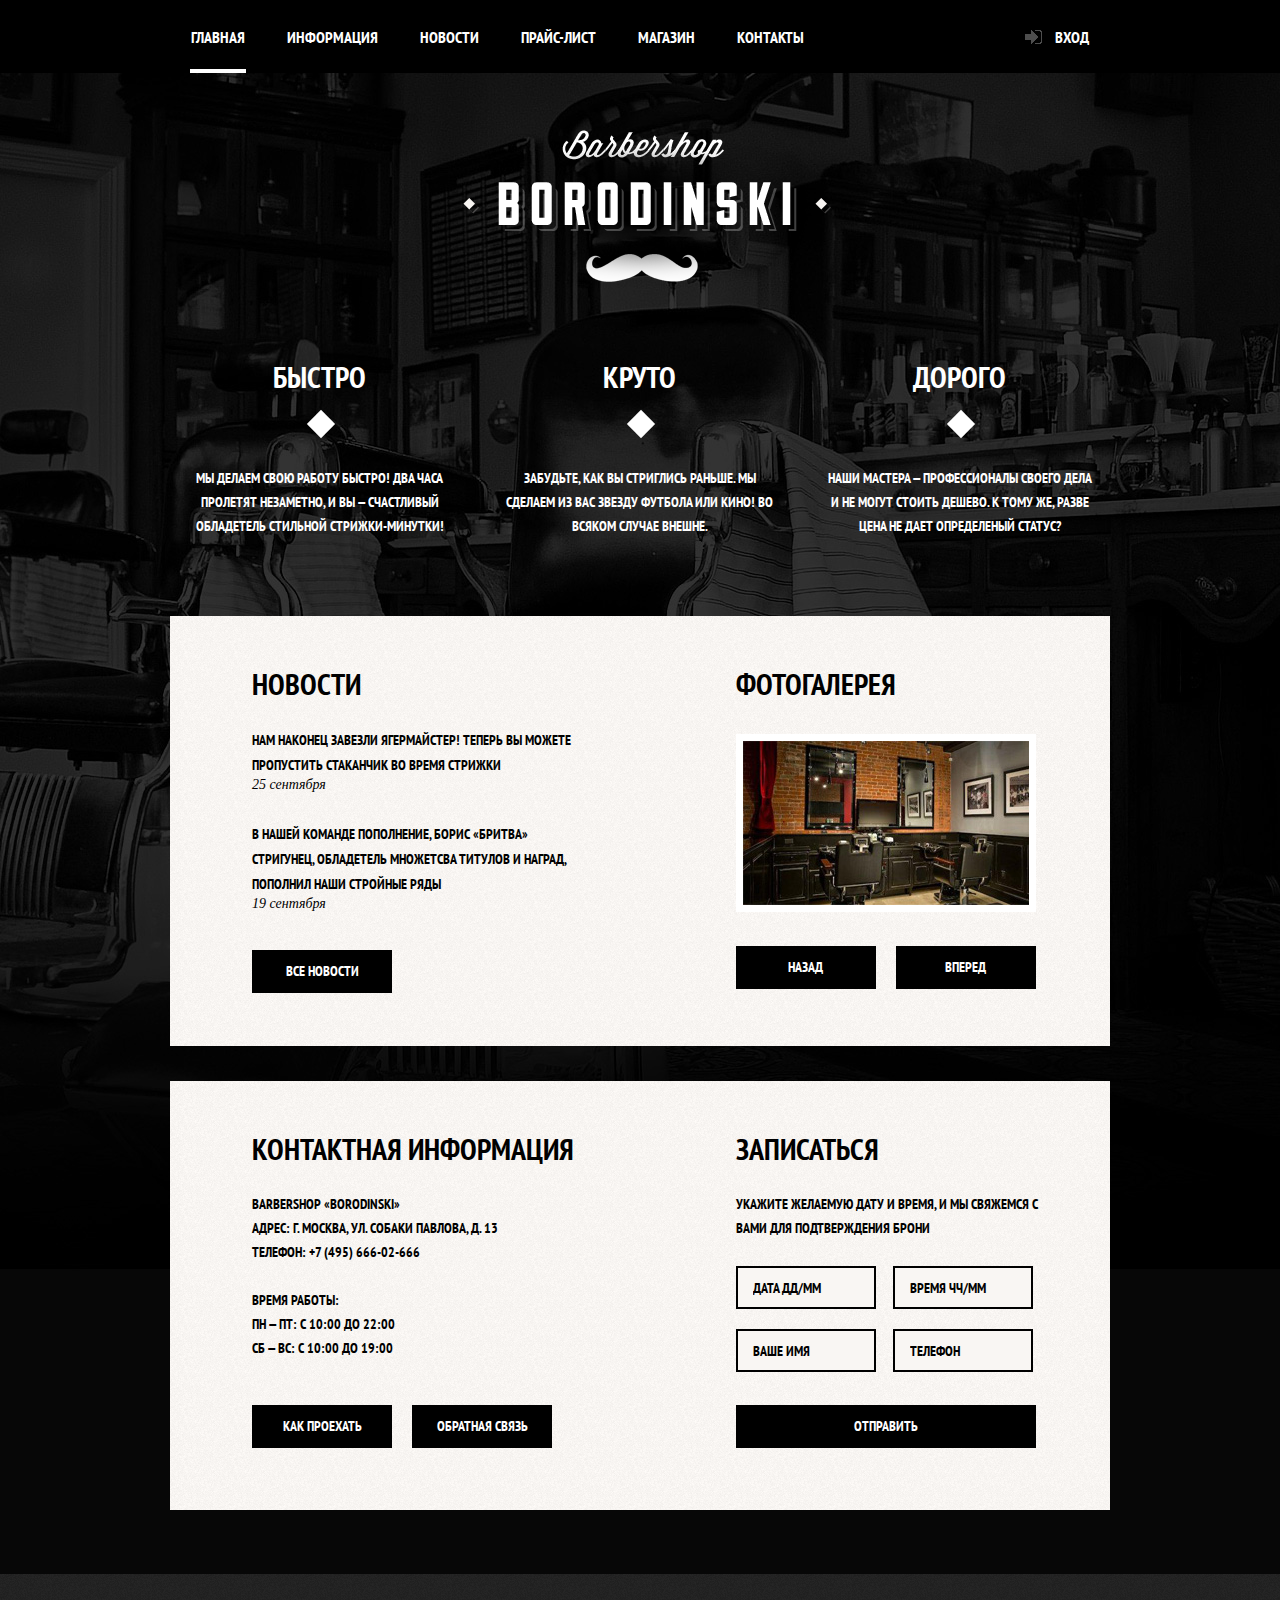
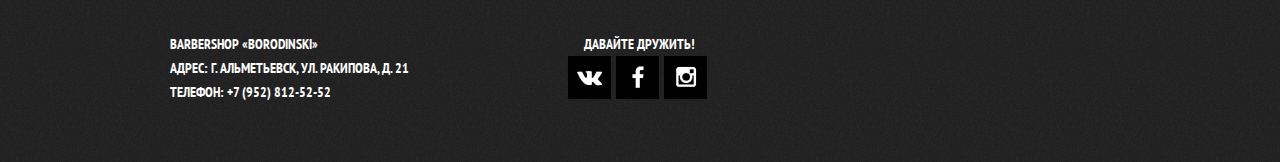
<file: сайт для пп/index.html>
<!DOCTYPE html>
<html lang="ru">
<head>
  <meta charset="UTF-8">
  <title>Barbershop main page</title>
  <link href="style/reset.css" rel="stylesheet">
  <link href='http://fonts.googleapis.com/css?family=PT+Sans+Narrow:400,700&subset=latin,cyrillic' rel='stylesheet' type='text/css'>
  <link href="style/main.css" rel="stylesheet">
  <link rel="shortcut icon" href="favicon.ico" type="image/vnd.microsoft.icon">
  <link rel="icon" type="image/png" href="favicon-96x96.png" sizes="96x96">
  <link rel="icon" type="image/png" href="favicon-64x64.png" sizes="64x64">
  <link rel="icon" type="image/png" href="favicon-32x32.png" sizes="32x32">
  <link rel="icon" type="image/png" href="favicon-16x16.png" sizes="16x16">
</head>
<body class="main-body">

  <!-- Хедер, он же верхнее навигационное меню -->
  <header>
    <div class="container"> <!-- Обертка-центровщик -->
      <nav>
        <ul class="menu">
          <li class="active"><a href="index.html">Главная</a></li>
          <li><a href="#info">Информация</a></li>
          <li><a href="#news">Новости</a></li>
          <li><a href="price.html">Прайс-лист</a></li>
          <li><a href="catalog.html">Магазин</a></li>
          <li><a href="#contacts">Контакты</a></li>
        </ul>
      </nav>

      <div class="menu-enter"> <!-- Кнопку входа оборачиваем отдельным дивом, т.к. предполагается видоизменение в форму авторизации -->
        <a class="enter" href="#">Вход</a>
      </div>
    </div>
  </header>

  <!-- Форма входа -->
  <form action="#" method="get" class="enter-form">
    <h2>Личный кабинет</h2>
    <p class="enter-form-text">Введите пожалуйста свой логин и пароль</p>
    <a class="enter-form-forgot" href="#">Если вы забыли пароль</a>
    <p class="login"><!--[if IE 9]>Логин<![endif]--><input type="text" id="enter-1" name="enter-login" placeholder="Логин"></p>
    <p class="pass"><!--[if IE 9]>Пароль<![endif]--><input type="password" id="enter-2" name="enter-pass" placeholder="Пароль"></p>
    <p class="remember"><input type="checkbox" id="enter-3" name="enter-remember" checked><label for="enter-3">Запомните меня</label>
    <a class="forgot-pass" href="#">Я забыл пароль!</a></p>
    <input type="submit" id="enter-4" name="enter-submit" class="btn" value="Войти">
    <!--[if IE 9]><p>*Обязательные для заполнения поля</p><![endif]-->
    <a class="close" href="#"></a>
  </form>

  <!-- Контент -->
  <div class="container">
    <main class="main-index">
      <div class="logo">
          <a href="index.html">Barbershop Borodinski</a>
      </div>

      <div class="row">
        <div class="col col4">
          <div class="feature">
            <a name="info"></a>
            <p class="feature-title">Быстро</p>
            <p class="feature-description">Мы делаем свою работу быстро! Два часа пролетят незаметно, и Вы — счастливый обладетель стильной стрижки-минутки!</p>
          </div>
        </div>
        <div class="col col4">
          <div class="feature">
            <p class="feature-title">Круто</p>
            <p class="feature-description">Забудьте, как вы стриглись раньше. Мы сделаем из вас звезду футбола или кино! Во всяком случае внешне.</p>
          </div>
        </div>
        <div class="col col4">
          <div class="feature">
            <p class="feature-title">Дорого</p>
            <p class="feature-description">Наши мастера — профессионалы своего дела и не могут стоить дешево. К тому же, разве цена не дает определеный статус?</p>
          </div>
        </div>
      </div>

      <section class="index">
        <div class="row">

          <div class="col col5">
              <a name="news"><h2 class="index-title">Новости</h2></a>
              <ul class="news">
                <li><a href="#">Нам наконец завезли ягермайстер! Теперь вы можете пропустить стаканчик во время стрижки</a><span class="date-25sep">25 сентября</span></li>
                <li><a href="#">В нашей команде пополнение, Борис «Бритва» Стригунец, обладетель множетсва титулов и наград, пополнил наши стройные ряды</a><span class="date-29sep">19 сентября</span></li>
              </ul>
              <a class="btn news-btn" href="#">Все новости</a>
          </div>

          <div class="col col5 offset2 gallery">
            <h2 class="index-title">Фотогалерея</h2>
              <div class="interior">
                <div class="interior-wrapper">
                  <a href="#"><img class="int-photo visible" src="img/interior-1.jpg" height="164" width="286" alt="Интерьер-1"></a>
                  <a href="#"><img class="int-photo" src="img/interior-2.jpg" height="164" width="286" alt="Интерьер-2"></a>
                </div>
              </div>
              <a class="btn prev" href="#">Назад</a>
              <a class="btn next" href="#">Вперед</a>
          </div>

        </div>
      </section>

      <section class="index">
        <div class="row">

          <div class="col col5">
            <a name="contacts"><h2 class="index-title">Контактная информация</h2></a>
            <p class="index-contacts">Barbershop «Borodinski»</p>
            <p class="index-contacts">Адрес: г. Москва, ул. Собаки павлова, д. 13</p>
            <p class="index-contacts phone-text">Телефон: +7 (495) 666-02-666</p>
            <p class="index-contacts">Время работы:</p>
            <p class="index-contacts">Пн — пт: с 10:00 до 22:00</p>
            <p class="index-contacts last">Сб — вс: с 10:00 до 19:00</p>
            <a class="btn prev" href="#">Как проехать</a>
            <a class="btn" href="#">Обратная связь</a>
          </div>

          <div class="col col5 offset2">
            <form id="book-form" action="#" method="post">
              <h2 class="index-title">Записаться</h2>
              <p class="form-text">Укажите желаемую дату и время, и мы свяжемся с вами для подтверждения брони</p>
              <label class="book_label" for="book_date"><!--[if IE 9]>Дата (ДД/ММ)<![endif]-->
                <input type="text" id="book_date" name="date" placeholder="Дата ДД/ММ" pattern="(0[1-9]|[12][0-9]|3[01])[\/](0[1-9]|1[012])">
              </label>
              <label class="book_label" for="book_time"><!--[if IE 9]>Время (ЧЧ/ММ)<![endif]-->
                <input type="text" id="book_time" name="time" placeholder="Время ЧЧ/ММ" pattern="([0-1]\d|2[0-3])[:]([0-5]\d)">
              </label>
              <label class="book_label" for="book_name"><!--[if IE 9]>Ваше имя<![endif]-->
                <input type="text" id="book_name" name="name" placeholder="Ваше имя" pattern="[А-Яа-яЁё]+">
              </label>
              <label class="book_label" for="book_phone"><!--[if IE 9]>Телефон<![endif]-->
                <input type="text" id="book_phone" name="phone" placeholder="Телефон" pattern="[\d() -]+">
              </label>
              <input type="submit" class="btn" value="Отправить">
            </form>
          </div>

        </div>
      </section>
    </main>
  </div>

  <!-- Футер -->
  <footer class="index">
    <div class="container">

      <div class="row">
        <div class="col col4">
          <p>Barbershop «Borodinski»<br>
             Адрес: г. Альметьевск, ул. Ракипова, д. 21<br>
             Телефон: +7 (952) 812-52-52</p>
        </div>

        <div class="col col4">
          <div class="social">
            <p>Давайте дружить!</p>
            <div class="social-icons">
              <a class="social-icon vk" href="https://vk.com/barbershop_borodinski" target="_blank">vk</a>
              <a class="social-icon fb" href="https://www.facebook.com/" target="_blank">fb</a>
              <a class="social-icon insta" href="https://instagram.com/" target="_blank">insta</a>
            </div>
          </div>
        </div>

      </div>
    </div>
  </footer>

  <!--[if IE 9]><script src="js/classlistIE.js"></script><![endif]-->
  <script src="js/main.js"></script>

</body>
</html>
</file>
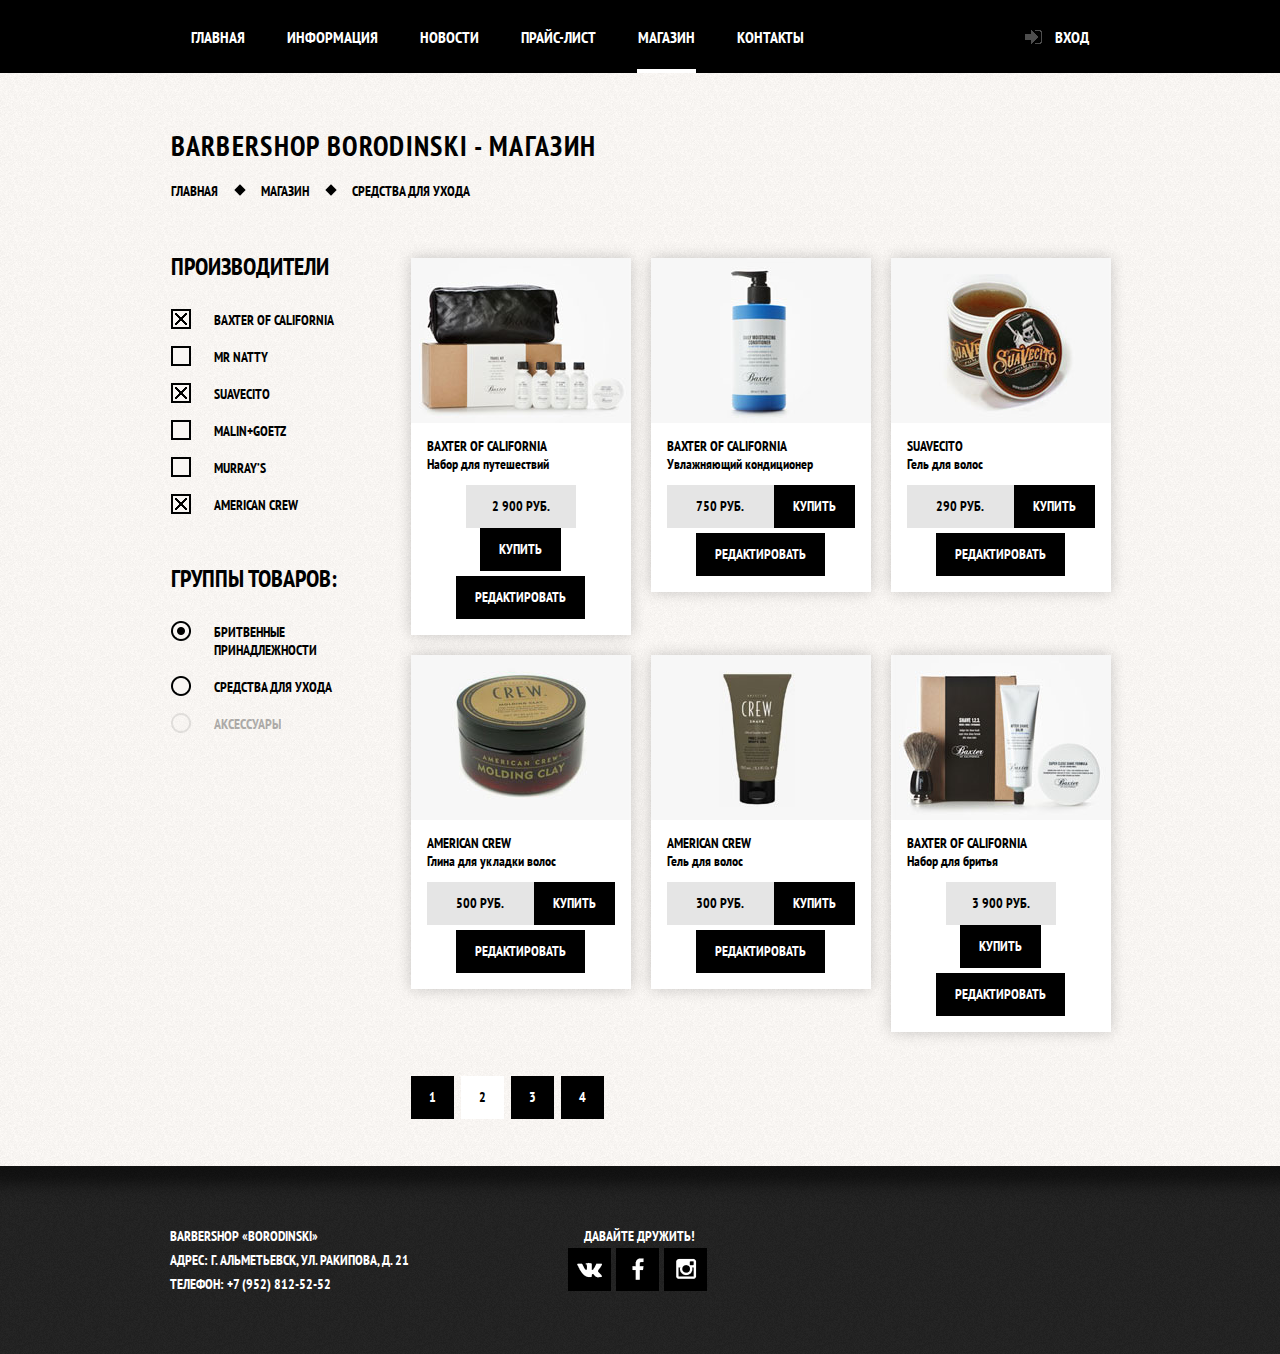
<file: сайт для пп/catalog copy.html>
<!DOCTYPE html>
<html lang="ru">
<head>
  <meta charset="UTF-8">
  <title>Barbershop / catalog</title>
  <link href="style/reset.css" rel="stylesheet">
  <link href="style/main.css" rel="stylesheet">
  <link href='http://fonts.googleapis.com/css?family=PT+Sans+Narrow:400,700&subset=latin,cyrillic' rel='stylesheet' type='text/css'>
  <link rel="shortcut icon" href="favicon.ico" type="image/vnd.microsoft.icon">
  <link rel="icon" type="image/png" href="favicon-96x96.png" sizes="96x96">
  <link rel="icon" type="image/png" href="favicon-64x64.png" sizes="64x64">
  <link rel="icon" type="image/png" href="favicon-32x32.png" sizes="32x32">
  <link rel="icon" type="image/png" href="favicon-16x16.png" sizes="16x16">
</head>
<body>

  <!-- Хедер, он же верхнее навигационное меню -->
  <header>
    <div class="container"> <!-- Обертка-центровщик -->
      <nav>
        <ul class="menu">
          <li><a href="index.html">Главная</a></li>
          <li><a href="index.html#info">Информация</a></li>
          <li><a href="index.html#news">Новости</a></li>
          <li><a href="price.html">Прайс-лист</a></li>
          <li class="active"><a href="catalog.html">Магазин</a></li>
          <li><a href="index.html#contacts">Контакты</a></li>
        </ul>
      </nav>

      <div class="menu-enter"> <!-- Кнопку входа оборачиваем отдельным дивом, т.к. предполагается видоизменение в форму авторизации -->
        <a class="enter" href="#">Вход</a>
      </div>
    </div>
  </header>

  <!-- Форма входа -->
  <form action="#" method="get" class="enter-form">
    <h2>Личный кабинет</h2>
    <p class="enter-form-text">Введите пожалуйста свой логин и пароль</p>
    <a class="enter-form-forgot" href="#">Если вы забыли пароль</a>
    <p class="login"><!--[if IE 9]>Логин<![endif]--><input type="text" id="enter-1" name="enter-login" placeholder="Логин"></p>
    <p class="pass"><!--[if IE 9]>Пароль<![endif]--><input type="password" id="enter-2" name="enter-pass" placeholder="Пароль"></p>
    <p class="remember"><input type="checkbox" id="enter-3" name="enter-remember" checked><label for="enter-3">Запомните меня</label>
    <a class="forgot-pass" href="#">Я забыл пароль!</a></p>
    <input type="submit" id="enter-4" name="enter-submit" class="btn" value="Войти">
    <!--[if IE 9]><p>*Обязательные для заполнения поля</p><![endif]-->
    <a class="close black" href="index.html"></a>
  </form>

  <!-- Контент -->
  <main>
    <div class="container">

      <h1 class="page-title">Barbershop Borodinski - магазин</h1>
      <ul class="breadcrumbs">
        <li><a href="index.html">Главная</a></li>
        <li><a href="catalog.html">Магазин</a></li>
        <li>Средства для ухода</li>
      </ul>

      <div class="row">

        <!-- Сайдбар -->
        <div class="col col3">

        <!-- Фильтр формами -->
        <form id="catalog-form">
          <h2>Производители</h2>
          <p><input id="c1" type="checkbox" name="1st" checked><label for="c1">Baxter of California</label></p>
          <p><input id="c2" type="checkbox" name="2nd"><label for="c2">Mr Natty</label></p>
          <p><input id="c3" type="checkbox" name="3rd" checked><label for="c3">Suavecito</label></p>
          <p><input id="c4" type="checkbox" name="4th"><label for="c4">Malin+Goetz</label></p>
          <p><input id="c5" type="checkbox" name="5th"><label for="c5">Murray’s</label></p>
          <p><input id="c6" type="checkbox" name="6th" checked><label for="c6">American Crew</label></p>
        </form>

        <form id="catalog-form">
        <h2 class="categories-title">Группы товаров:</h2>
          <p><input id="r1" type="radio" name="cat-radio" checked><label for="r1">Бритвенные принадлежности</label></p>
          <p><input id="r2" type="radio" name="cat-radio"><label for="r2">Средства для ухода</label></p>
          <p class="disabled"><input id="r3" type="radio" name="cat-radio" disabled><label for="r3">Аксессуары</label></p> <!-- Disabled example -->
        </form>

        <!-- Фильтр ссылками
          <h2>Производители</h2>
          <ul class="producers">
            <li class="active"><a href="#">Baxter of California</a></li>
            <li><a href="#">Mr Natty</a></li>
            <li class="active"><a href="#">Suavecito</a></li>
            <li><a href="#">Malin+Goetz</a></li>
            <li><a href="#">Murray’s</a></li>
            <li class="active"><a href="#">American Crew</a></li>
          </ul>

          <h2>Группы товаров:</h2>
          <ul class="categories">
            <li class="active"><a href="#">Бритвенные принадлежности</a></li>
            <li><a href="#">Средства для ухода</a></li>
            <li><a href="#">Аксессуары</a></li>
          </ul> -->

        </div>

        <!-- Товары -->
        <div class="col col9">
          <div class="items">
            <figure class="item-card">
              <a href="item.html"><div class="img-wrapper"><img src="img/catalog-content-1.jpg" height="165" width="220" alt="Набор для путешествий"></div></a>
              <div class="item-card-description">
                <h3>Baxter of California</h3>
                <p>Набор для путешествий</p>
                <div class="price">
                  <p class="price-text">2 900 руб.</p>
                  <a class="price-btn" href="#">купить</a>
                  <a class="price-btn red" href="#">редактировать</a>
                </div>
              </div>
            </figure>

            <figure class="item-card">
              <div class="img-wrapper"><img src="img/catalog-content-2.jpg" alt="Увлажняющий кондиционер"></div>
              <div class="item-card-description">
                <h3>Baxter of California</h3>
                <p>Увлажняющий кондиционер</p>
                <div class="price">
                  <p class="price-text">750 руб.</p>
                  <a class="price-btn" href="#">купить</a>
                  <a class="price-btn red" href="#">редактировать</a>
                </div>
              </div>
            </figure>

            <figure class="item-card">
              <div class="img-wrapper"><img src="img/catalog-content-3.jpg" alt="Гель для волос"></div>
              <div class="item-card-description">
                <h3>Suavecito</h3>
                <p>Гель для волос</p>
                <div class="price">
                  <p class="price-text">290 руб.</p>
                  <a class="price-btn" href="#">купить</a>
                  <a class="price-btn red" href="#">редактировать</a>
                </div>
              </div>
            </figure>

            <figure class="item-card">
              <div class="img-wrapper"><img src="img/catalog-content-4.jpg" alt="Глина для укладки волос"></div>
              <div class="item-card-description">
                <h3>American crew</h3>
                <p>Глина для укладки волос</p>
                <div class="price">
                  <p class="price-text">500 руб.</p>
                  <a class="price-btn" href="#">купить</a>
                  <a class="price-btn red" href="#">редактировать</a>
                </div>
              </div>
            </figure>

            <figure class="item-card">
              <div class="img-wrapper"><img src="img/catalog-content-5.jpg" alt="Гель для волос"></div>
              <div class="item-card-description">
                <h3>American crew</h3>
                <p>Гель для волос</p>
                <div class="price">
                  <p class="price-text">300 руб.</p>
                  <a class="price-btn" href="#">купить</a>
                  <a class="price-btn red" href="#">редактировать</a>
                </div>
              </div>
            </figure>

            <figure class="item-card">
              <div class="img-wrapper"><img src="img/catalog-content-6.jpg" alt="Набор для бритья"></div>
              <div class="item-card-description">
                <h3>Baxter of California</h3>
                <p>Набор для бритья</p>
                <div class="price">
                  <p class="price-text">3 900 руб.</p>
                  <a class="price-btn" href="#">купить</a>
                  
                  <a class="price-btn red" href="#">редактировать</a>
                </div>
              </div>
            </figure>

          </div>

          <div class="paginator">
            <a href="#">1</a>
            <p class="active">2</p>
            <a href="#">3</a>
            <a href="#">4</a>
          </div>

        </div>
      </div>
    </div>
  </main>

  <!-- Футер -->
  <footer >
    <div class="container">

      <div class="row">
        <div class="col col4">
          <p>Barbershop «Borodinski»<br>
             Адрес: г. Альметьевск, ул. Ракипова, д. 21<br>
             Телефон: +7 (952) 812-52-52</p>
        </div>

        <div class="col col4">
          <div class="social">
            <p>Давайте дружить!</p>
            <div class="social-icons">
              <a class="social-icon vk" href="https://vk.com/barbershop_borodinski" target="_blank">vk</a>
              <a class="social-icon fb" href="https://www.facebook.com/" target="_blank">fb</a>
              <a class="social-icon insta" href="https://instagram.com/" target="_blank">insta</a>
            </div>
          </div>
        </div>

      </div>
    </div>
  </footer>

  <!--[if gte IE 7]><script src="js/classlistIE.js"></script><![endif]-->
  <script src="js/main.js"></script>

</body>
</html>
</file>
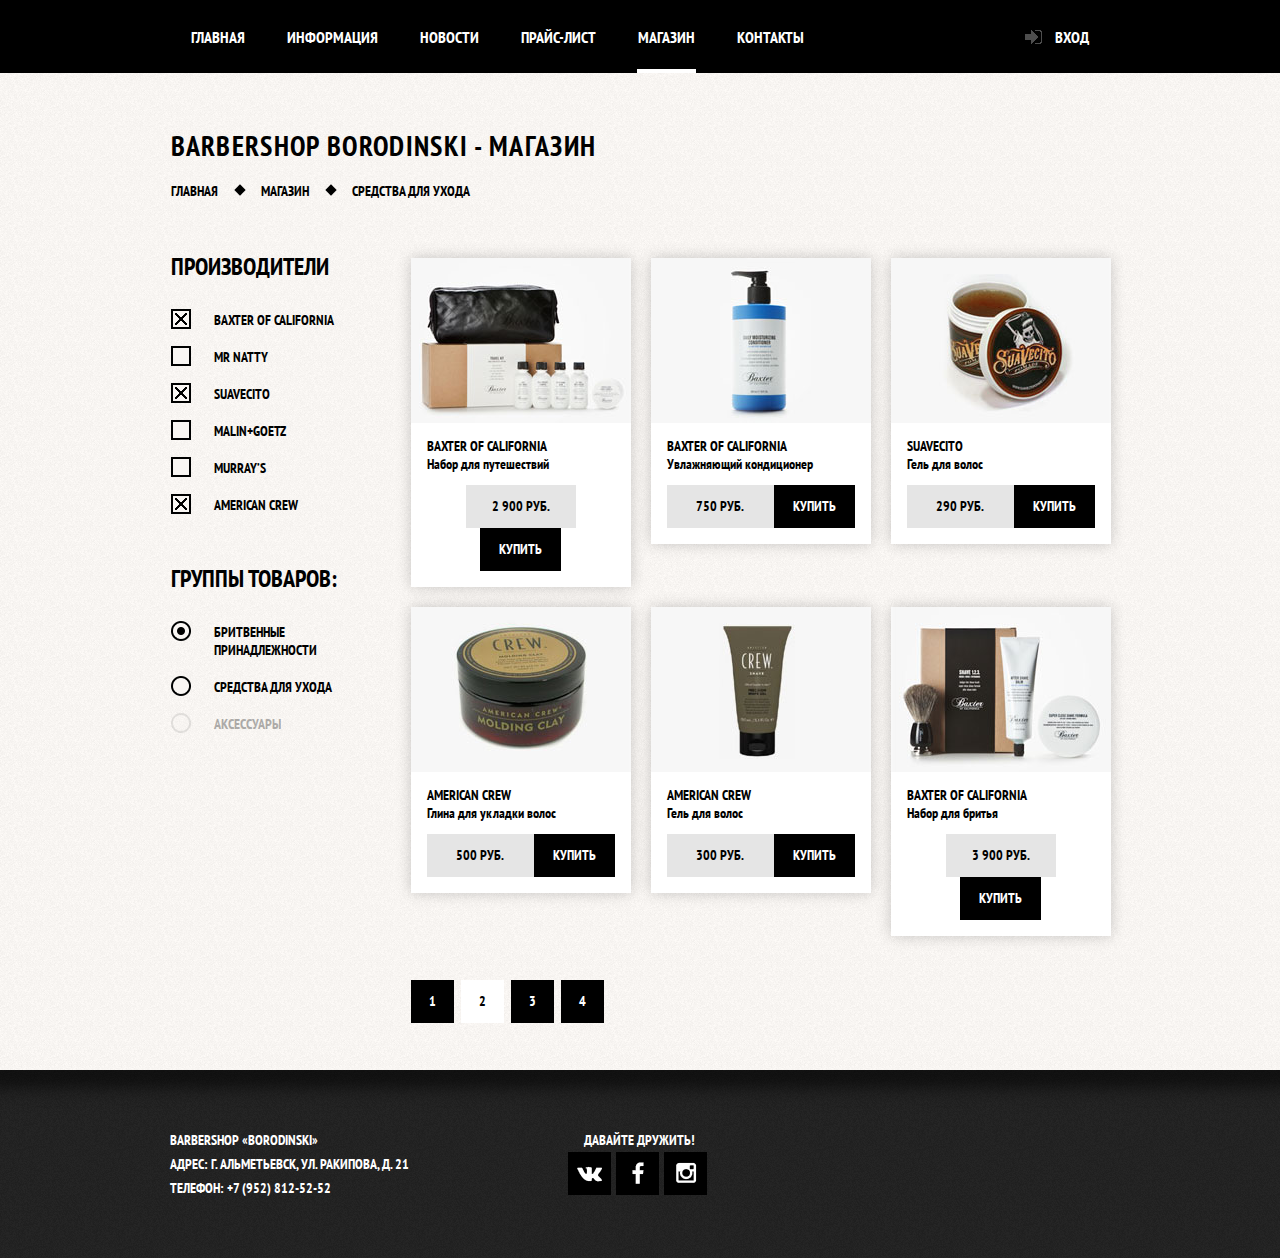
<file: сайт для пп/catalog.html>
<!DOCTYPE html>
<html lang="ru">
<head>
  <meta charset="UTF-8">
  <title>Barbershop / catalog</title>
  <link href="style/reset.css" rel="stylesheet">
  <link href="style/main.css" rel="stylesheet">
  <link href='http://fonts.googleapis.com/css?family=PT+Sans+Narrow:400,700&subset=latin,cyrillic' rel='stylesheet' type='text/css'>
  <link rel="shortcut icon" href="favicon.ico" type="image/vnd.microsoft.icon">
  <link rel="icon" type="image/png" href="favicon-96x96.png" sizes="96x96">
  <link rel="icon" type="image/png" href="favicon-64x64.png" sizes="64x64">
  <link rel="icon" type="image/png" href="favicon-32x32.png" sizes="32x32">
  <link rel="icon" type="image/png" href="favicon-16x16.png" sizes="16x16">
</head>
<body>

  <!-- Хедер, он же верхнее навигационное меню -->
  <header>
    <div class="container"> <!-- Обертка-центровщик -->
      <nav>
        <ul class="menu">
          <li><a href="index.html">Главная</a></li>
          <li><a href="index.html#info">Информация</a></li>
          <li><a href="index.html#news">Новости</a></li>
          <li><a href="price.html">Прайс-лист</a></li>
          <li class="active"><a href="catalog.html">Магазин</a></li>
          <li><a href="index.html#contacts">Контакты</a></li>
        </ul>
      </nav>

      <div class="menu-enter"> <!-- Кнопку входа оборачиваем отдельным дивом, т.к. предполагается видоизменение в форму авторизации -->
        <a class="enter" href="#">Вход</a>
      </div>
    </div>
  </header>

  <!-- Форма входа -->
  <form action="#" method="get" class="enter-form">
    <h2>Личный кабинет</h2>
    <p class="enter-form-text">Введите пожалуйста свой логин и пароль</p>
    <a class="enter-form-forgot" href="#">Если вы забыли пароль</a>
    <p class="login"><!--[if IE 9]>Логин<![endif]--><input type="text" id="enter-1" name="enter-login" placeholder="Логин"></p>
    <p class="pass"><!--[if IE 9]>Пароль<![endif]--><input type="password" id="enter-2" name="enter-pass" placeholder="Пароль"></p>
    <p class="remember"><input type="checkbox" id="enter-3" name="enter-remember" checked><label for="enter-3">Запомните меня</label>
    <a class="forgot-pass" href="#">Я забыл пароль!</a></p>
    <input type="submit" id="enter-4" name="enter-submit" class="btn" value="Войти">
    <!--[if IE 9]><p>*Обязательные для заполнения поля</p><![endif]-->
    <a class="close black" href="index.html"></a>
  </form>

  <!-- Контент -->
  <main>
    <div class="container">

      <h1 class="page-title">Barbershop Borodinski - магазин</h1>
      <ul class="breadcrumbs">
        <li><a href="index.html">Главная</a></li>
        <li><a href="catalog.html">Магазин</a></li>
        <li>Средства для ухода</li>
      </ul>

      <div class="row">

        <!-- Сайдбар -->
        <div class="col col3">

        <!-- Фильтр формами -->
        <form id="catalog-form">
          <h2>Производители</h2>
          <p><input id="c1" type="checkbox" name="1st" checked><label for="c1">Baxter of California</label></p>
          <p><input id="c2" type="checkbox" name="2nd"><label for="c2">Mr Natty</label></p>
          <p><input id="c3" type="checkbox" name="3rd" checked><label for="c3">Suavecito</label></p>
          <p><input id="c4" type="checkbox" name="4th"><label for="c4">Malin+Goetz</label></p>
          <p><input id="c5" type="checkbox" name="5th"><label for="c5">Murray’s</label></p>
          <p><input id="c6" type="checkbox" name="6th" checked><label for="c6">American Crew</label></p>
        </form>

        <form id="catalog-form">
        <h2 class="categories-title">Группы товаров:</h2>
          <p><input id="r1" type="radio" name="cat-radio" checked><label for="r1">Бритвенные принадлежности</label></p>
          <p><input id="r2" type="radio" name="cat-radio"><label for="r2">Средства для ухода</label></p>
          <p class="disabled"><input id="r3" type="radio" name="cat-radio" disabled><label for="r3">Аксессуары</label></p> <!-- Disabled example -->
        </form>

        <!-- Фильтр ссылками
          <h2>Производители</h2>
          <ul class="producers">
            <li class="active"><a href="#">Baxter of California</a></li>
            <li><a href="#">Mr Natty</a></li>
            <li class="active"><a href="#">Suavecito</a></li>
            <li><a href="#">Malin+Goetz</a></li>
            <li><a href="#">Murray’s</a></li>
            <li class="active"><a href="#">American Crew</a></li>
          </ul>

          <h2>Группы товаров:</h2>
          <ul class="categories">
            <li class="active"><a href="#">Бритвенные принадлежности</a></li>
            <li><a href="#">Средства для ухода</a></li>
            <li><a href="#">Аксессуары</a></li>
          </ul> -->

        </div>

        <!-- Товары -->
        <div class="col col9">
          <div class="items">
            <figure class="item-card">
              <a href="item.html"><div class="img-wrapper"><img src="img/catalog-content-1.jpg" height="165" width="220" alt="Набор для путешествий"></div></a>
              <div class="item-card-description">
                <h3>Baxter of California</h3>
                <p>Набор для путешествий</p>
                <div class="price">
                  <p class="price-text">2 900 руб.</p>
                  <a class="price-btn" href="#">купить</a>
                </div>
              </div>
            </figure>

            <figure class="item-card">
              <div class="img-wrapper"><img src="img/catalog-content-2.jpg" alt="Увлажняющий кондиционер"></div>
              <div class="item-card-description">
                <h3>Baxter of California</h3>
                <p>Увлажняющий кондиционер</p>
                <div class="price">
                  <p class="price-text">750 руб.</p>
                  <a class="price-btn" href="#">купить</a>
                </div>
              </div>
            </figure>

            <figure class="item-card">
              <div class="img-wrapper"><img src="img/catalog-content-3.jpg" alt="Гель для волос"></div>
              <div class="item-card-description">
                <h3>Suavecito</h3>
                <p>Гель для волос</p>
                <div class="price">
                  <p class="price-text">290 руб.</p>
                  <a class="price-btn" href="#">купить</a>
                </div>
              </div>
            </figure>

            <figure class="item-card">
              <div class="img-wrapper"><img src="img/catalog-content-4.jpg" alt="Глина для укладки волос"></div>
              <div class="item-card-description">
                <h3>American crew</h3>
                <p>Глина для укладки волос</p>
                <div class="price">
                  <p class="price-text">500 руб.</p>
                  <a class="price-btn" href="#">купить</a>
                </div>
              </div>
            </figure>

            <figure class="item-card">
              <div class="img-wrapper"><img src="img/catalog-content-5.jpg" alt="Гель для волос"></div>
              <div class="item-card-description">
                <h3>American crew</h3>
                <p>Гель для волос</p>
                <div class="price">
                  <p class="price-text">300 руб.</p>
                  <a class="price-btn" href="#">купить</a>
                </div>
              </div>
            </figure>

            <figure class="item-card">
              <div class="img-wrapper"><img src="img/catalog-content-6.jpg" alt="Набор для бритья"></div>
              <div class="item-card-description">
                <h3>Baxter of California</h3>
                <p>Набор для бритья</p>
                <div class="price">
                  <p class="price-text">3 900 руб.</p>
                  <a class="price-btn" href="#">купить</a>
                </div>
              </div>
            </figure>

          </div>

          <div class="paginator">
            <a href="#">1</a>
            <p class="active">2</p>
            <a href="#">3</a>
            <a href="#">4</a>
          </div>

        </div>
      </div>
    </div>
  </main>

  <!-- Футер -->
  <footer >
    <div class="container">

      <div class="row">
        <div class="col col4">
          <p>Barbershop «Borodinski»<br>
             Адрес: г. Альметьевск, ул. Ракипова, д. 21<br>
             Телефон: +7 (952) 812-52-52</p>
        </div>

        <div class="col col4">
          <div class="social">
            <p>Давайте дружить!</p>
            <div class="social-icons">
              <a class="social-icon vk" href="https://vk.com/barbershop_borodinski" target="_blank">vk</a>
              <a class="social-icon fb" href="https://www.facebook.com/" target="_blank">fb</a>
              <a class="social-icon insta" href="https://instagram.com/" target="_blank">insta</a>
            </div>
          </div>
        </div>

      </div>
    </div>
  </footer>

  <!--[if gte IE 7]><script src="js/classlistIE.js"></script><![endif]-->
  <script src="js/main.js"></script>

</body>
</html>
</file>
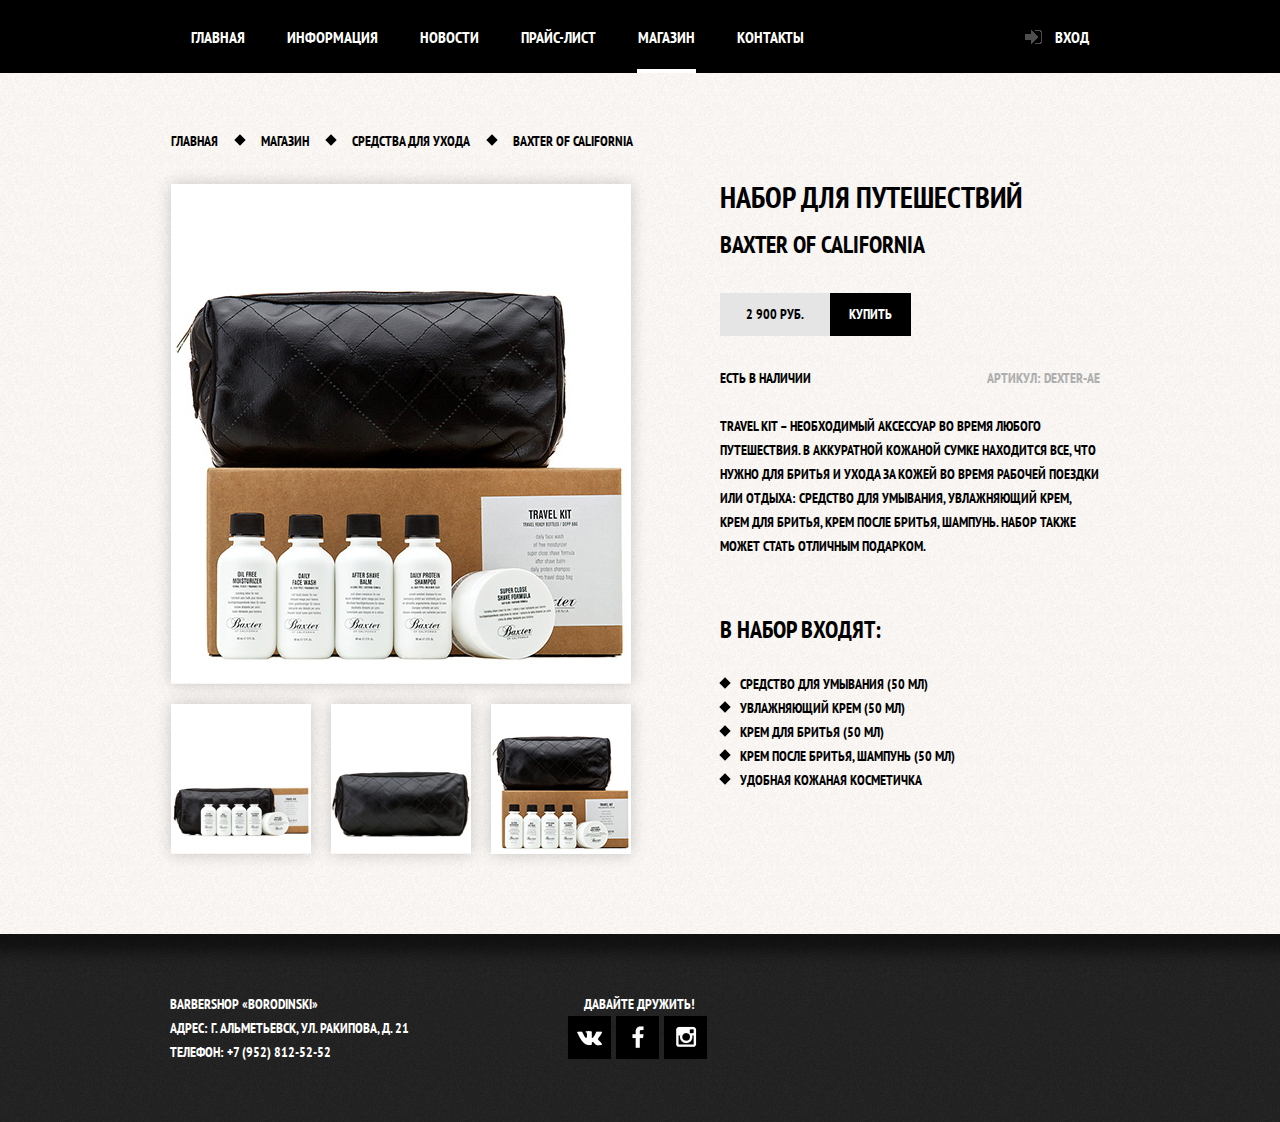
<file: сайт для пп/item.html>
<!DOCTYPE html>
<html lang="ru">
<head>
  <meta charset="UTF-8">
  <title>Barbershop / Item card</title>
  <link href="style/reset.css" rel="stylesheet">
  <link href="style/main.css" rel="stylesheet">
  <link href='http://fonts.googleapis.com/css?family=PT+Sans+Narrow:400,700&subset=latin,cyrillic' rel='stylesheet' type='text/css'>
  <link rel="shortcut icon" href="favicon.ico" type="image/vnd.microsoft.icon">
  <link rel="icon" type="image/png" href="favicon-96x96.png" sizes="96x96">
  <link rel="icon" type="image/png" href="favicon-64x64.png" sizes="64x64">
  <link rel="icon" type="image/png" href="favicon-32x32.png" sizes="32x32">
  <link rel="icon" type="image/png" href="favicon-16x16.png" sizes="16x16">
</head>
<body>

  <!-- Хедер, он же верхнее навигационное меню -->
  <header>
    <div class="container"> <!-- Обертка-центровщик -->
          <nav>
            <ul class="menu">
              <li><a href="index.html">Главная</a></li>
              <li><a href="index.html#info">Информация</a></li>
              <li><a href="index.html#news">Новости</a></li>
              <li><a href="price.html">Прайс-лист</a></li>
              <li class="active"><a href="catalog.html">Магазин</a></li>
              <li><a href="index.html#contacts">Контакты</a></li>
            </ul>
          </nav>
          <div class="menu-enter"> <!-- Кнопку входа оборачиваем отдельным дивом, т.к. предполагается видоизменение в форму авторизации -->
            <a class="enter" href="#">Вход</a>
          </div>
    </div>
  </header>

  <!-- Форма входа -->
  <form action="#" method="get" class="enter-form">
    <h2>Личный кабинет</h2>
    <p class="enter-form-text">Введите пожалуйста свой логин и пароль</p>
    <a class="enter-form-forgot" href="#">Если вы забыли пароль</a>
    <p class="login"><!--[if IE 9]>Логин*<![endif]--><input type="text" id="enter-1" name="enter-login" placeholder="Логин"></p>
    <p class="pass"><!--[if IE 9]>Пароль*<![endif]--><input type="password" id="enter-2" name="enter-pass" placeholder="Пароль"></p>
    <p class="remember"><input type="checkbox" id="enter-3" name="enter-remember" checked><label for="enter-3">Запомните меня</label>
    <a class="forgot-pass" href="#">Я забыл пароль!</a></p>
    <input type="submit" id="enter-4" name="enter-submit" class="btn" value="Войти">
    <!--[if IE 9]><p>*Обязательные для заполнения поля</p><![endif]-->
    <a class="close black" href="index.html"></a>
  </form>

  <!-- Контент -->
  <main class="item-main">
    <div class="container">

      <ul class="breadcrumbs item">
        <li><a href="index.html">Главная</a></li>
        <li><a href="catalog.html">Магазин</a></li>
        <li><a href="#">Средства для ухода</a></li>
        <li>Baxter of California</li>
      </ul>

      <div class="row">

        <div class="col col6">
          <div class="item-imgs">
            <a href="#" class="item-img big"><img src="img/item-img-3b.jpg" height="499" width="460" alt="Baxter of California-1"></a>
            <a class="item-img small" href="#"><img src="img/item-img-1.jpg" alt="Baxter of California-2"></a>
            <a class="item-img small" href="#"><img src="img/item-img-2.jpg" alt="Baxter of California-3"></a>
            <a class="item-img small" href="#"><img src="img/item-img-3.jpg" alt="Baxter of California-4"></a>
          </div>
        </div>

        <div class="col col5 offset1 item-col">

          <h2 class="item-title">Набор для путешествий<br>
            <a href="#">Baxter of California</a>
          </h2>

          <div class="price item">
            <p class="price-text">2 900 руб.</p>
            <a class="price-btn" href="#">купить</a>
          </div>

          <div class="item-id">
            <p class="id-number">Артикул: Dexter-ae</p>
            <p>Есть в наличии</p>
          </div>

          <p>Travel Kit – необходимый аксессуар во время любого путешествия. В аккуратной кожаной сумке находится все, что нужно для бритья и ухода за кожей во время рабочей поездки или отдыха: средство для умывания, увлажняющий крем, крем для бритья, крем после бритья, шампунь. Набор также может стать отличным подарком.</p>

          <h3 class="contents-title">В набор входят:</h3>
          <ul class="list contents">
            <li>Средство для умывания (50 мл)</li>
            <li>Увлажняющий крем (50 мл)</li>
            <li>Крем для бритья (50 мл)</li>
            <li>Крем после бритья, шампунь (50 мл)</li>
            <li>Удобная кожаная косметичка</li>
          </ul>

        </div>
      </div>
    </div>
  </main>

  <!-- Футер -->
  <footer >
    <div class="container">

      <div class="row">
        <div class="col col4">
          <p>Barbershop «Borodinski»<br>
             Адрес: г. Альметьевск, ул. Ракипова, д. 21<br>
             Телефон: +7 (952) 812-52-52</p>
        </div>

        <div class="col col4">
          <div class="social">
            <p>Давайте дружить!</p>
            <div class="social-icons">
              <a class="social-icon vk" href="https://vk.com/barbershop_borodinski" target="_blank">vk</a>
              <a class="social-icon fb" href="https://www.facebook.com/" target="_blank">fb</a>
              <a class="social-icon insta" href="https://instagram.com/" target="_blank">insta</a>
            </div>
          </div>
        </div>

      </div>
    </div>
  </footer>

  <!--[if gte IE 7]><script src="js/classlistIE.js"></script><![endif]-->
  <script src="js/main.js"></script>

</body>
</html>
</file>
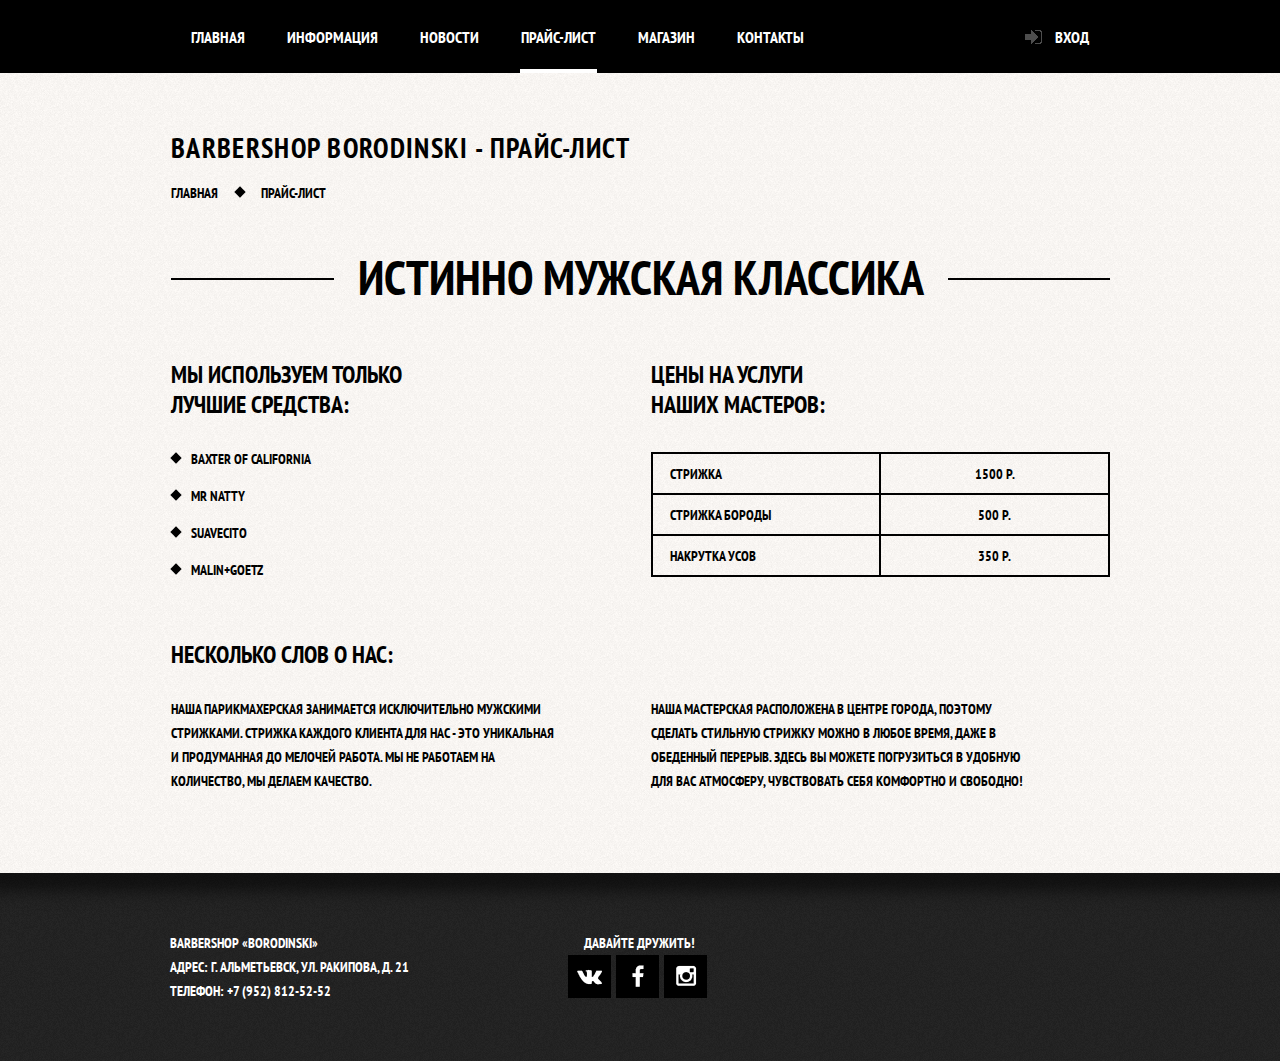
<file: сайт для пп/price.html>
<!DOCTYPE html>
<html lang="ru">
<head>
  <meta charset="UTF-8">
  <title>Barbershop / price list</title>
  <link href="style/reset.css" rel="stylesheet">
  <link href="style/main.css" rel="stylesheet">
  <link href='http://fonts.googleapis.com/css?family=PT+Sans+Narrow:400,700&subset=latin,cyrillic' rel='stylesheet' type='text/css'>
  <link rel="shortcut icon" href="favicon.ico" type="image/vnd.microsoft.icon">
  <link rel="icon" type="image/png" href="favicon-96x96.png" sizes="96x96">
  <link rel="icon" type="image/png" href="favicon-64x64.png" sizes="64x64">
  <link rel="icon" type="image/png" href="favicon-32x32.png" sizes="32x32">
  <link rel="icon" type="image/png" href="favicon-16x16.png" sizes="16x16">
</head>
<body>

  <!-- Хедер, он же верхнее навигационное меню -->
  <header>
    <div class="container"> <!-- Обертка-центровщик -->
        <nav>
          <ul class="menu">
            <li><a href="index.html">Главная</a></li>
            <li><a href="index.html#info">Информация</a></li>
            <li><a href="index.html#news">Новости</a></li>
            <li class="active"><a href="price.html">Прайс-лист</a></li>
            <li><a href="catalog.html">Магазин</a></li>
            <li><a href="index.html#contacts">Контакты</a></li>
          </ul>
        </nav>
        <div class="menu-enter"> <!-- Кнопку входа оборачиваем отдельным дивом, т.к. предполагается видоизменение в форму авторизации -->
          <a class="enter" href="#">Вход</a>
        </div>
    </div>
  </header>

  <!-- Форма входа -->
  <form action="#" method="get" class="enter-form">
    <h2>Личный кабинет</h2>
    <p class="enter-form-text">Введите пожалуйста свой логин и пароль</p>
    <a class="enter-form-forgot" href="#">Если вы забыли пароль</a>
    <p class="login"><!--[if IE 9]>Логин<![endif]--><input type="text" id="enter-1" name="enter-login" placeholder="Логин"></p>
    <p class="pass"><!--[if IE 9]>Пароль<![endif]--><input type="password" id="enter-2" name="enter-pass" placeholder="Пароль"></p>
    <p class="remember"><input type="checkbox" id="enter-3" name="enter-remember" checked><label for="enter-3">Запомните меня</label>
    <a class="forgot-pass" href="#">Я забыл пароль!</a></p>
    <input type="submit" id="enter-4" name="enter-submit" class="btn" value="Войти">
    <!--[if IE 9]><p>*Обязательные для заполнения поля</p><![endif]-->
    <a class="close black" href="index.html"></a>
  </form>

  <!-- Контентная часть -->
  <div class="container">
    <main class="price-main">

      <div class="page-title">Barbershop Borodinski - прайс-лист</div>
      <ul class="breadcrumbs price">
        <li><a href="index.html">Главная</a></li>
        <li>Прайс-лист</li>
      </ul>
      <div class="classics">Истинно мужская классика </div>

      <div class="row">
        <div class="col col6">
          <h3 class="price-title">Мы используем только лучшие средства:</h3>
          <ul class="list ">
            <li>Baxter of California</li>
            <li>Mr Natty</li>
            <li>Suavecito</li>
            <li>Malin+Goetz</li>
          </ul>
        </div>

        <div class="col col6">
          <table>
          <h3 class="price-title price-table">Цены на услуги наших мастеров:</h3>
            <tr>
              <td>Стрижка</td>
              <td class="price-text">1500 р.</td>
            </tr>
            <tr>
              <td>Стрижка бороды</td>
              <td class="price-text">500 р.</td>
            </tr>
            <tr>
              <td>Накрутка усов</td>
              <td class="price-text">350 р.</td>
            </tr>
          </table>
        </div>
      </div>

      <div class="row">
        <h3 class="price-title about-us">Несколько слов о нас:</h3>
        <div class="col col6">
          <p class="price-bottom">Наша парикмахерская занимается исключительно мужскими стрижками. Стрижка каждого клиента для нас - это уникальная и продуманная до мелочей работа. Мы не работаем на количество, мы делаем качество.</p>
        </div>

        <div class="col col6">
          <p class="price-bottom">Наша мастерская расположена в центре города, поэтому сделать стильную стрижку можно в любое время, даже в обеденный перерыв. Здесь вы можете погрузиться в удобную для вас атмосферу, чувствовать себя комфортно и свободно!</p>
        </div>

      </div>
    </main>
  </div>

  <!-- Футер -->
  <footer>
    <div class="container">

      <div class="row">
        <div class="col col4">
          <p>Barbershop «Borodinski»<br>
             Адрес: г. Альметьевск, ул. Ракипова, д. 21<br>
             Телефон: +7 (952) 812-52-52</p>
        </div>

        <div class="col col4">
          <div class="social">
            <p>Давайте дружить!</p>
            <div class="social-icons">
              <a class="social-icon vk" href="https://vk.com/barbershop_borodinski" target="_blank">vk</a>
              <a class="social-icon fb" href="https://www.facebook.com/" target="_blank">fb</a>
              <a class="social-icon insta" href="https://instagram.com/" target="_blank">insta</a>
            </div>
          </div>
        </div>

      </div>
    </div>
  </footer>

  <!--[if gte IE 7]><script src="js/classlistIE.js"></script><![endif]-->
  <script src="js/main.js"></script>

</body>
</html>
</file>
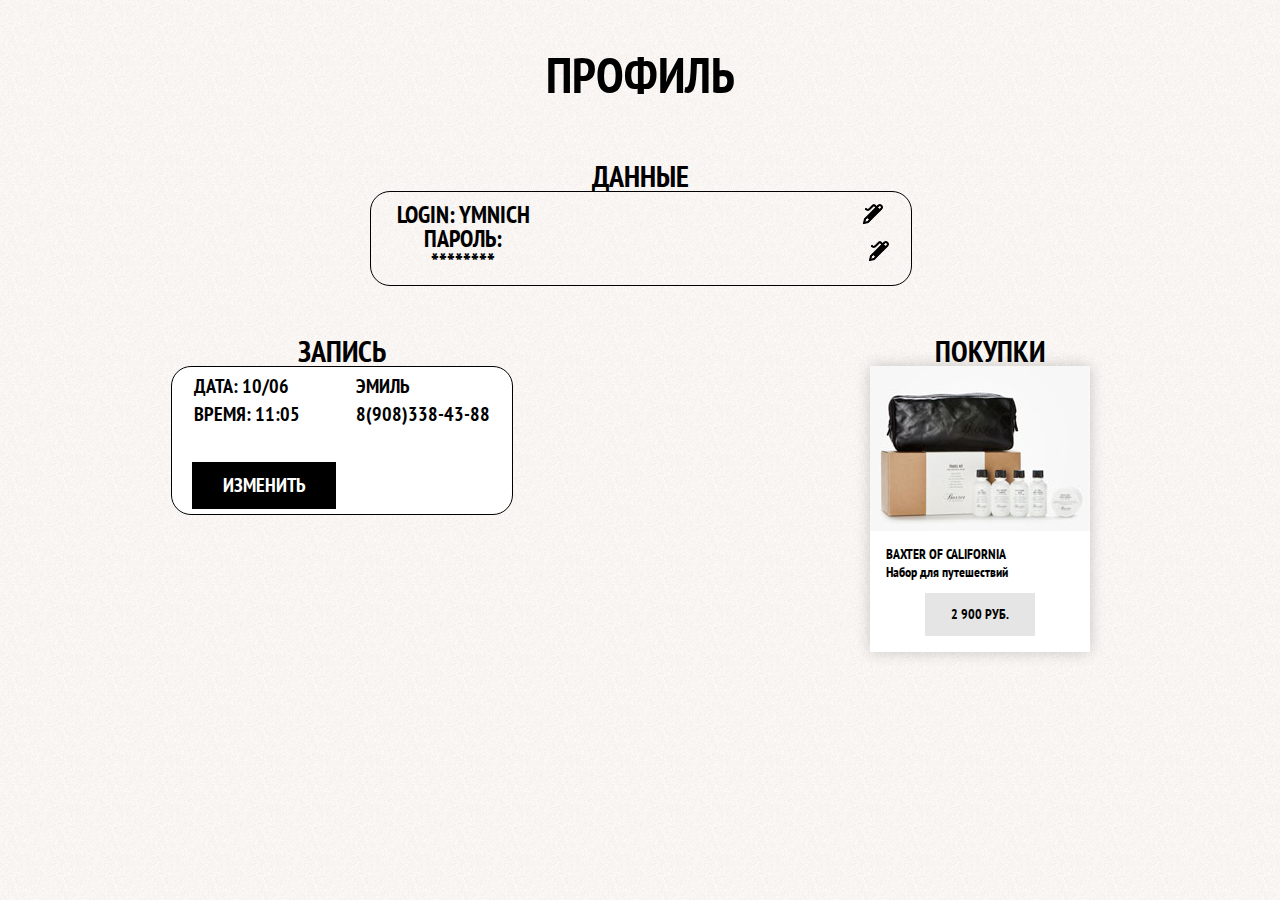
<file: сайт для пп/prof.html>
<!DOCTYPE html>
<html lang="ru">
  <head>
    <meta charset="UTF-8" />
    <title>Barbershop / price list</title>
    <link href="style/reset.css" rel="stylesheet" />
    <link href="style/main.css" rel="stylesheet" />
    <link rel="stylesheet" href="./style/prof.css" />
    <link
      href="http://fonts.googleapis.com/css?family=PT+Sans+Narrow:400,700&subset=latin,cyrillic"
      rel="stylesheet"
      type="text/css"
    />
    <link
      rel="shortcut icon"
      href="favicon.ico"
      type="image/vnd.microsoft.icon"
    />
    <link rel="icon" type="image/png" href="favicon-96x96.png" sizes="96x96" />
    <link rel="icon" type="image/png" href="favicon-64x64.png" sizes="64x64" />
    <link rel="icon" type="image/png" href="favicon-32x32.png" sizes="32x32" />
    <link rel="icon" type="image/png" href="favicon-16x16.png" sizes="16x16" />
  </head>
  <body>
    <h1>Профиль</h1>
    <div class="container">
      <main class="price-main">
        <div class="data">
          <h2>Данные</h2>
          <div class="info">
            <p>Login: Ymnich <img src="./img/pen.png" alt="" /></p>
            <p>Пароль: ******** <img src="./img/pen.png" alt="" /></p>
          </div>
        </div>
        <div class="list">
          <div class="record">
            <h2>Запись</h2>
            <div class="zap">
              <div class="one">
                <p>Дата: 10/06</p>
                <p>Время: 11:05</p>
              </div>
              <div class="two">
                <p>Эмиль</p>
                <p>8(908)338-43-88</p>
              </div>
              <p class="btn">Изменить</p>
            </div>
          </div>
          <div class="buy">
            <h2>Покупки</h2>
            <div class="card-tovar">
                <figure class="item-card">
                    <a href="item.html"><div class="img-wrapper"><img src="img/catalog-content-1.jpg" height="165" width="220" alt="Набор для путешествий"></div></a>
                    <div class="item-card-description">
                      <h3>Baxter of California</h3>
                      <p>Набор для путешествий</p>
                      <div class="price">
                        <p class="price-text">2 900 руб.</p>
                      </div>
                    </div>
                  </figure>
            </div>
          </div>
        </div>
      </main>
    </div>

    <script src="js/main.js"></script>
  </body>
</html>
</file>
<file: сайт для пп/style/main.css>
/* Основные */
* {
  font-family: 'PT Sans Narrow', sans-serif;
  text-transform: uppercase;
  font-size: 14px;
  font-weight: 700;
}

body {
  background: url(../img/bckgr.png);
}

p {
  font-size: 14px;
  line-height: 24px;
}

a {
  text-decoration: none;
  color: #000000;
}

li {
  list-style: none;
}

.container {
  width: 960px;
  padding: 0 10px;
  margin: 0 auto;
  -webkit-box-sizing: border-box;
  -moz-box-sizing: border-box;
  box-sizing: border-box;
}

.col {
  float: left;
  -webkit-box-sizing: border-box;
  -moz-box-sizing: border-box;
  box-sizing: border-box;
  padding: 0 10px;
}

.row {
  margin-left: -10px;
  margin-right: -10px;
}

.row:after,
.item-id:after,
.items:after,
header:after,
ul.breadcrumbs:after,
section.index:after,
.container:after,
.remember:after {
  content:'';
  display: table;
  clear: both;
}

.col2 {
  width: 16.66%;
}

.col3 {
  width: 25%;
}

.col4 {
  width: 33.33%;
}

.col5 {
  width: 41.66%;
}

.col6 {
  width: 50%;
}

.col7 {
  width: 58.33%;
}

.col8 {
  width: 66.66%;
}

.col9 {
  width: 75%;
}

.col10 {
  width: 83.33%;
}

.offset1 {
  margin-left: 8.33%;
}

.offset2 {
  margin-left: 16.67%;
}

ul.breadcrumbs {
  margin-bottom: 60px;
}

.breadcrumbs li {
  float: left;
  margin-right: 43px;
  position: relative;
  font-size: 14px;
}

.breadcrumbs li:first-child:before {
  background: none;
}

.breadcrumbs li:before {
  display: block;
  content: "";
  width: 8px;
  height: 8px;
  background-color: #000000;
  top: 2px;
  left: -25px;
  -webkit-transform:rotate(45deg);
    transform: rotate(45deg);
  position: absolute;
}

main {
  display: block; /*for IE*/
  padding: 59px 0 47px 1px;
}

.main-index {
  padding: 0;
}

.page-title {
  font-size: 28px;
  margin-bottom: 24px;
  letter-spacing: 0.047em;
}

/* Хэдер */
header {
  background-color: #000000;
  font-size: 0px;
}

nav {
  float: left;
  width: 83.33%;
}

ul.menu {
  list-style: none;
  width: 790px;
  margin: 0;
  padding: 0;
}

ul.menu li {
  float: left;
}

ul.menu a,
.menu-enter a {
  display: inline-block;
  padding: 28.5px 21px;
  font-size: 16px;
}

ul.menu a:hover,
.menu-enter a:hover {
  background-color: #333333;
}

ul.menu li.active a {
  position: relative;
}

ul.menu li.active a:after {
  content: "";
  display: block;
  height: 4px;
  background: #ffffff;
  position: absolute;
  left: 20px;
  right: 20px;
  bottom: 0;
}

header a,
footer a {
  color: #ffffff;
}

.menu-enter a{
  float: right;
  max-width: 25%;
  position: relative;
  padding-left: 50px;
}

.menu-enter a:before {
  content: "";
  position: absolute;
  width: 18px;
  height: 16px;
  background: url(../img/icon-login.png) 0 0;
  top: 29px;
  left: 20px;
}

.menu-enter a:hover:before {
  background: url(../img/icon-login.png) 0 -15px;
}

/* Футер */
footer {
  padding: 58px 0;
  background: url(../img/footer-bckgr.png) 0 0;
  color: #ffffff;
  line-height: 24px;
  font-size: 14px;
  position: relative;
}

footer:before {
  position: absolute;
  content: "";
  width: 100%;
  height: 41px;
  background: url([data-uri]) repeat-x;
  top: 0;
  left: 0;
}

footer.index:before {
  content: none;
}

.social {
  text-align: center;
  }

.social-icons {
  font-size: 0;
}

.social a {
  display: inline-block;
  background-image: url(../img/social-icons.png);
  width: 43px;
  height: 43px;
  font-size: 14px;
  margin-right: 5px;
  font-size: 0;
}

.vk:hover{
  background-position: 0 43px;
}

.fb {
  background-position: -43px 0;
}

.fb:hover {
  background-position: -43px 43px;
}

.insta {
  background-position: -86px 0;
}

.insta:hover {
  background-position: -86px 43px;
}

.design {
  text-align: center;
}

.design a {
  display: inline-block;
  line-height: 43px;
  width: 140px;
  color: #ffffff;
  background-color: #000000;
}

.design a:hover {
  color: #000000;
  background-color: #ffffff;
}

/* Форма входа */
.enter-form {
  display: none;
  position: absolute;
  top: 121px;
  left: 50.1%;
  margin-left: -230px;
  min-width: 460px;
  min-height: 430px;
  background: url(../img/bckgr.png);
  padding: 47px 78px 60px 81px;
    -webkit-box-sizing: border-box;
  -moz-box-sizing: border-box;
  box-sizing: border-box;
  box-shadow: 0 0 50px rgba(0, 1, 1, 0.7);
  border-radius: 1px; /*багфикс для отображения box-shadow на iOS*/
  z-index: 2;
}

.enter-form-show {
  display: block;
}

.enter-form-animation {
  -webkit-animation: login-open 0.8s;
  animation: login-open 0.8s;
}

.enter-form-error {
  -webkit-animation: login-error 0.8s;
  animation: login-error 0.8s;
}

@keyframes login-open {
    0%   { transform: translateY(-2000px); }
    70%  { transform: translateY(30px);    }
    90%  { transform: translateY(-10px);   }
    100% { transform: translateY(0);       }
}

@-webkit-keyframes login-open {
    0%   { -webkit-transform: translateY(-2000px); }
    70%  { -webkit-transform: translateY(30px);    }
    90%  { -webkit-transform: translateY(-10px);   }
    100% { -webkit-transform: translateY(0);       }
}

@-webkit-keyframes login-error {
    0%, 100%                { -webkit-transform: translateX(0); }
    10%, 30%, 50%, 70%, 90% { -webkit-transform: translateX(-10px); }
    20%, 40%, 60%, 80%      { -webkit-transform: translateX(10px); }
}

@keyframes login-error {
    0%, 100%                { transform: translateX(0); }
    10%, 30%, 50%, 70%, 90% { transform: translateX(-10px); }
    20%, 40%, 60%, 80%      { transform: translateX(10px); }
}

.close {
  display: block;
  position: absolute;
  top: 57px;
  right: -70px;
  display: block;
  width: 21px;
  height: 21px;
  background: url([data-uri]) no-repeat;
  cursor: pointer;
}

.close.black {
  background: url([data-uri]);
}

.enter-form:not(#foo) input[type=checkbox] {
  display: none;
}

.enter-form h2 {
  font-size: 30px;
  line-height: 42px;
  margin-bottom: 15px;
}

.enter-form input[type=checkbox]:checked {
  display: block;
}

.enter-form input[type=checkbox] + label:before {
  content: "";
  display: inline-block;
  height: 20px;
  width: 20px;
  background: url(../img/checkbox.png) no-repeat;
  vertical-align: middle;
  margin-right: 12px;
}

.enter-form-text {
  margin-bottom: 5px;
}

.enter-form-forgot {
  display: block;
  margin-bottom: 31px;
}

.forgot-pass {
  display: block;
  float: right;
  text-decoration: underline;
}

.remember {
  margin-top: 6px;
}

.enter-form input[type="text"],
.enter-form input[type="password"] {
  width: 100%;
  -webkit-box-sizing: border-box;
  -moz-box-sizing: border-box;
  box-sizing: border-box;
  padding-left: 15px;
  padding-right: 35px;
  height: 43px;
  color: #000000;
  border: 2px solid #000000;
  background-color: #f9f6f3;
  font-size: 14px;
  -webkit-appearance: none;
}

.login,
.pass {
  position: relative;
}

.login:after,
.pass:after {
  content: "";
  display: block;
  width: 15px;
  height: 15px;
  background: url(../img/enter-form-icons.png) no-repeat;
  position: absolute;
  bottom: 23px;
  right: 17px;
}

.pass:after {
  bottom: 22px;
  width: 15px;
  height: 17px;
  background-position: 0 -15px;
}

.enter-form input[type="text"],
.enter-form input[type="password"] {
  margin-bottom: 9px;
  border-radius: 0;
}

/* Главная страница */
.main-body {
  background: url(../img/bckgr-index.jpg) 50% 0 no-repeat;
}

.logo {
  padding: 57px 0 31px 0;
  text-align: center;
  margin-left: 14px;
}

.logo a{
  display: block;
  margin: 0 auto;
  font-size: 0;
  background: url(../img/logo.png) no-repeat;
  width: 368px;
  height: 204px;
}

.feature-title {
  text-align: center;
  margin-bottom: 77px;
  font-size: 30px;
  font-weight: 700;
  color: #ffffff;
}

.feature-description:before {
  position: absolute;
  content: "";
  width: 20px;
  height: 20px;
  background-color: #ffffff;
  -webkit-transform: rotate(45deg);
    transform: rotate(45deg);
  top: -52px;
  left: 50%;
  margin-left: -9px;
}

.feature-description {
  text-align: center;
  margin-bottom: 78px;
  color: #ffffff;
  font-size: 14px;
  line-height: 24px;
  padding-left: 15px;
  padding-right: 15px;
  -webkit-box-sizing: border-box;
  -moz-box-sizing: border-box;
  box-sizing: border-box;
  position: relative;
}

section.index {
  padding: 53px 49px 53px 82px;
  background: url(../img/bckgr.png);
  margin-bottom: 35px;
  position: relative;
}

section.index:before {
  position: absolute;
  content: "";
  width: 8px;
  height: 278px;
  background: url([data-uri]§kVUbEv8YnKL/IeaL1lCKipk4SNLoEgPJNTgV8GiZL27S/TmolwOtEvzYlcajl4JU7ZKYXQiJe1ilENLStaBpDT2YRb99UM8+UNbQWoy6IclZSHRUwiqpd4Fc5tPubo3bh9qvGctBu6/o7wyODjLarf1VejK3/hf8F0QW2N9DMqbAnpNDDZJ162CtAtvJpL4q2Qu61Sq/ejg4OwvJxcG6dbC9F5R0MNlYSLCsFqHSfGP+29So8YiHZGc6mHdFLZS0bVY1LgTMYw2LsEYO2wd5DQ7w4AwNAfPsNAxJ2SALgSSsSq4gO7SGa3ByZkUpSBklbUiHvbeAHEravB2swE8/ReEQMFRW+1XzZY9KfQZXdhjZmKEgZVQlQwZnng70Y3d7w4ioJCiHGqTRI+vIyDqykCjzzUUPdKdh0jUOI7NAD4Y0rdJKekRzSViV5nNAIeWigHLrwEJ6oGFMc3AVzDd+MO8a5pnDB5PeGS2gScsGknVRKaMd7AwH1+AGlvSA/h045VZjonJgSOfFrRJu7y1pYUOAIp27cSifQFSHLOTb/ciqtEv6U4ABAB9IU+9LCjG9AAAAAElFTkSuQmCC) no-repeat;
  top: 50%;
  left: 49.5%;
  margin-top: -139px;
}

section.index:last-child {
  margin-bottom: 64px;
  padding-bottom: 62px;
}

.date-25sep,
.date-29sep {
  display: block;
  font-family: Georgia;
  font-style: italic;
  text-transform: none;
  margin-top: -4px;
  font-weight: 400;
  font-size: 14px;
  line-height: 24px;
}

.news li {
  line-height: 24px;
}

.news li:last-child{
  margin-top: 24px;
}

.news li a{
  color: #000000;
}

.index-title {
  font-size: 30px;
  font-weight: 700;
  margin-bottom: 28px;
}

.interior-wrapper {
  position: relative;
  min-height: 185px;
}

.int-photo {
  position: absolute;
  border: 7px solid #ffffff;
  margin-top: 7px;
}

.int-photo.visible {
  z-index: 2;
}

.btn {
  width: 140px;
  background-color: #000000;
  text-align: center;
  line-height: 43px;
  margin-top: 34px;
  color: #ffffff;
  display: inline-block;
  margin-right: -5px;
}

.btn:hover {
  background-color: #663d15;
}

.btn.prev{
  margin-right: 17px;
  color: #ffffff;
}

.phone-text {
  margin-bottom: 24px;
}

.index-contacts.last {
  margin-bottom: 11px;
}

p+p {
  font-size: 14px;
  line-height: 24px;
}

.form-text {
  margin-bottom: 26px;
}

#book-form label {
  display: inline-block;
}

#book-form input[type="text"] {
  width: 140px;
  -webkit-box-sizing: border-box;
  -moz-box-sizing: border-box;
  box-sizing: border-box;
  margin-bottom: 20px;
  margin-right: 14px;
  padding-left: 15px;
  padding-right: 15px;
  height: 43px;
  color: #000000;
  border: 2px solid #000000;
  background-color: #f9f6f3;
  font-size: 14px;
  border-radius: 0px;
  -webkit-appearance: none;
  display: block;
}

#book-form input[type="text"]::-webkit-input-placeholder,
.enter-form input[type="text"]::-webkit-input-placeholder,
.enter-form input[type="password"]::-webkit-input-placeholder {
  color: #000000;
}

#book-form input[type="text"]::-moz-placeholder,
.enter-form input[type="text"]::-moz-placeholder,
.enter-form input[type="password"]::-moz-placeholder {
  color: #000000;
}

#book-form input[type="text"]:-moz-placeholder,
.enter-form input[type="text"]:-moz-placeholder,
.enter-form input[type="password"]:-moz-placeholder {
  color: #000000;
}

#book-form input[type="text"]:-ms-input-placeholder,
.enter-form input[type="text"]:-ms-input-placeholder,
.enter-form input[type="password"]:-ms-input-placeholder {
  color: #000000;
}

#book-form input[type="text"]:focus,
.enter-form input[type="text"]:focus,
.enter-form input[type="password"]:focus {
  border-color: #663d15;
}

#book-form input[type="submit"],
.enter-form input[type="submit"] {
  border: none;
  margin: 0;
  margin-top: 13px;
  padding: 0;
  height: 43px;
  width: 300px;
  -webkit-appearance: none;
  -webkit-border-radius: 0px;
}


/* Прайс-лист */
ul.breadcrumbs.price {
  margin-bottom: 56px;
}

.classics {
  overflow: hidden;
  text-align: center;
  padding-bottom: 62px;
  font-size: 48px;
  line-height: 42px;
  font-weight: 700;
}

.classics:before,
.classics:after {
  content: "";
  display: inline-block;
  height: 2px;
  top:-4px;
  width: 50%;
  position: relative;
  vertical-align: middle;
  background-color: #000000;
}

.classics:before {
  right: 24px;
  margin-left: -50.3%;
}

.classics:after {
  left: 16px;
  margin-right: -51.2%;
}

.price-title {
  font-size: 24px;
  line-height: 30px;
  font-weight: 700;
  margin-bottom: 32px;
  width: 240px;
}

.price-table {
  width: 180px;
}

.about-us {
  margin: 63px 0 27px 10px;
}

ul.list li{
  padding-left: 20px;
  margin-bottom: 23px;
  position: relative;
  font-size: 14px;
  line-height: 14px;
}

ul.list li:before {
  position: absolute;
  content: "";
  display: block;
  width: 8px;
  height: 8px;
  top: 2px;
  left: 1px;
  background-color: #000000;
  -webkit-transform:rotate(45deg);
    transform: rotate(45deg);
}

ul.list li:last-child {
  margin-bottom: 0;
}

table {
  width: 100%;
  font-size: 14px;
}

table .price-text {
  text-align: center;
}

td {
  border: 2px solid black;
  width: 50%;
  padding: 0 17px;
  height: 39px;
  vertical-align: middle;
}

.price-bottom {
  padding-right: 70px;
}


/* Каталог товаров */

.items {
  font-size: 0;
  margin-bottom: -20px;
}

.item-card {
  display: inline-block;
  margin:0 20px 20px 0;
  font-size: 14px;
  vertical-align: top;
  box-shadow: 0 0 15px 0 rgba(0, 1, 1, 0.2);
  border-radius: 1px; /*багфикс для отображения box-shadow на iOS*/
  width: 220px;
}

.item-card:hover {
  box-shadow: 5px 5px 25px 0 rgba(0, 1, 1, 0.3);
}

.item-card:nth-child(3n) {
  margin-right: 0px;
}

.item-card h3 {
  font-size: 14px;
}

.item-card p {
  line-height: 22px;
  text-transform: none;
}

.item-card .img-wrapper {
  width: 220px;
  height: 165px;
  overflow: hidden;
}

.img-wrapper img {
  width: 100%;
  height: auto;
}

.item-card-description {
  padding: 16px;
  background-color: #ffffff;
}

.price {
  font-size: 0;
  margin-top: 10px;
  text-align: center;
}

.price .price-text{
  display: inline-block;
  color: :#000000;
  background-color: #e5e5e5;
  line-height: 43px;
  font-size: 14px;
  text-align: center;
  padding: 0 26px;
  text-transform: uppercase;
  min-width: 107px;
  -webkit-box-sizing: border-box;
  -moz-box-sizing: border-box;
  box-sizing: border-box;
}

.price .price-btn {
  display: inline-block;
  font-size: 14px;
  color: #ffffff;
  background-color: #000000;
  line-height: 43px;
  padding: 0 19px;
  text-align: center;
  min-width: 77px;
  -webkit-box-sizing: border-box;
  -moz-box-sizing: border-box;
  box-sizing: border-box;
}

.paginator {
  font-size: 0;
  margin-top: 44px;
}

.paginator a,
p.active {
  display: inline-block;
  color: #ffffff;
  background-color: #000000;
  width: 43px;
  height: 43px;
  margin-right: 7px;
  text-align: center;
  line-height: 43px;
}

.paginator a:hover,
.price-btn:hover {
  background-color: #663d15;
}

p.active {
  color: #000000;
  background-color: #ffffff;
}

#catalog-form p {
  margin-bottom: 19px;
  line-height: 18px;
  padding-left: 20px;
  padding-right: 1px;
  margin-left: 23px;
  position: relative;
}

#catalog-form p:hover {
  color: #663d15;
}

#catalog-form {
  font-size: 14px;
  line-height: 18px;
}

#catalog-form:not(#foo) input[type="checkbox"],input[type="radio"] {
  display: none;
}

#catalog-form input[type="checkbox"] + label:before,
#catalog-form input[type="radio"] + label:before {
  content: "";
  display: inline-block;
  height: 20px;
  width: 20px;
  background: url(../img/checkbox.png) no-repeat;
  vertical-align: middle;
  position: absolute;
  left: -23px;
  top: -2px;
}

.enter-form input[type=checkbox] + label:before {
  /*margin-right: 13px;*/
  vertical-align: top;
}

#catalog-form input[type="radio"] + label:before {
  background: url(../img/radio.png) no-repeat;
}

#catalog-form input[type="checkbox"]:checked + label:before,
#catalog-form input[type="radio"]:checked + label:before,
.enter-form input[type=checkbox]:checked + label:before {
  background-position: 0px -20px;
}

#catalog-form input[type="checkbox"]:disabled + label:before,
#catalog-form input[type="radio"]:disabled + label:before {
  opacity: 0.3;
}

.disabled {
  opacity: 0.3;
  color: #000000;
}

.disabled:hover {
  color: #000000;
  opacity: 0.3;
}

#catalog-form p.disabled:hover {
  color: #000000;
  opacity: 0.3;
}

#catalog-form h2 {
  margin-bottom: 35px;
  font-size: 24px;
}

#catalog-form h2.categories-title {
  margin-top: 56px;
}

/* Карточка товара */
.item-main,
.price-main {
  padding-top: 61px;
  padding-bottom: 80px;
}

ul.breadcrumbs.item {
  margin-bottom: 36px;
}

.item-imgs {
  font-size: 0;
}

.item-img {
  display: inline-block;
  height: auto;
  -webkit-box-shadow: 0 0 15px 0 rgba(0, 1, 1, 0.2);
  box-shadow: 0 0 15px 0 rgba(0, 1, 1, 0.2);
}

.item-img.big {
  margin-bottom: 20px;
  display: inline-block;
  overflow: hidden;
  width: 460px;
  height: 500px;
}

.item-img.small {
  margin-right: 20px;
  display: inline-block;
  overflow: hidden;
  width: 140px;
  height: 150px;
}

.item-img img {
  width: 100%;
  height: auto;
}

.item-img.small:last-child {
  margin-right: 0;
}

.item-title {
  font-size: 30px;
  line-height: 26px;
  margin-bottom: 35px;
}

.item-title a {
  font-size: 24px;
  display: block;
  margin-top: 22px;
}

.price.item {
  text-align: left;
}

.item-id {
  margin: 30px 0 24px 0;
}

.id-number {
  float: right;
  color: #aeaeae;
}

.contents-title {
  font-size: 24px;
  line-height: 42px;
  margin-top: 51px;
  margin-bottom: 26px;
}

.list.contents li {
  margin-bottom: 10px;
}

.item-col {
  position: relative;
  right: 10px;
}
.red{
  margin-top: 5px;
}
</file>
<file: сайт для пп/style/prof.css>
h1{
    text-align: center;
    font-size: 50px;
    margin-top: 50px;
}
main{
}
.data{
    text-align: center;
}
.data h2{
    font-size: 30px;
}
.info{
    margin: 0 auto;
    display: flex;
    align-items: center;
    justify-content: center;
    flex-direction: column;
    border: 1px solid black;
    border-radius: 20px;
    padding: 10px 20px;
    width: 500px;
}
.info p {
    display: flex;
    align-items: center;
    justify-content: space-between;
    gap: 330px;
    font-size: 24px;
}
.info p img{
    width: 25px;
}
.list{
    display: flex;
    justify-content: space-between;
    margin: 0 auto;
    margin-top: 50px;
}
.list h2{
    text-align: center;
    font-size: 30px;
}
.zap{
    display: flex;
    justify-content: space-between;
    flex-wrap: wrap;
    text-align: center;
    border-radius: 20px;
    border: 1px solid black;
    background-color: white;
    padding: 5px 20px;
    text-align: left;
    width: 300px;
}
.zap p {
    font-size: 20px;
    padding: 2px;
}
</file>
